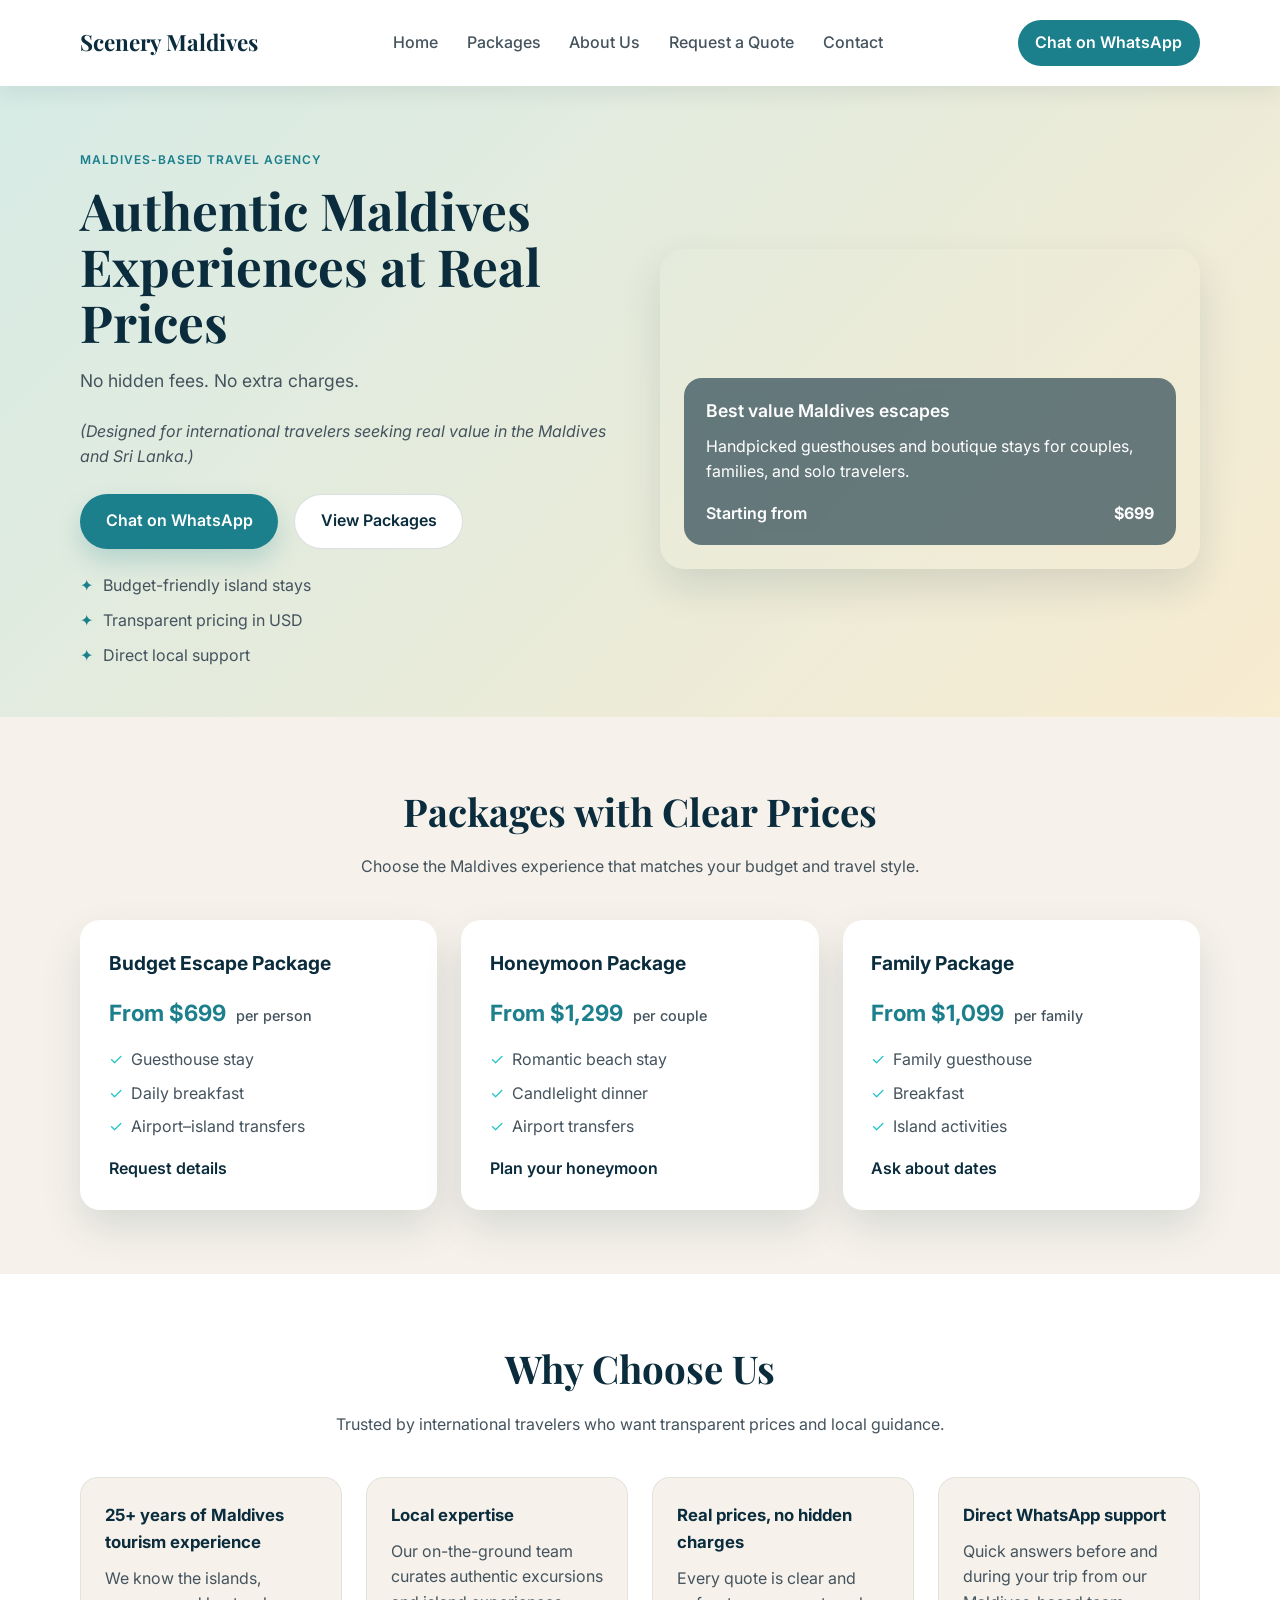
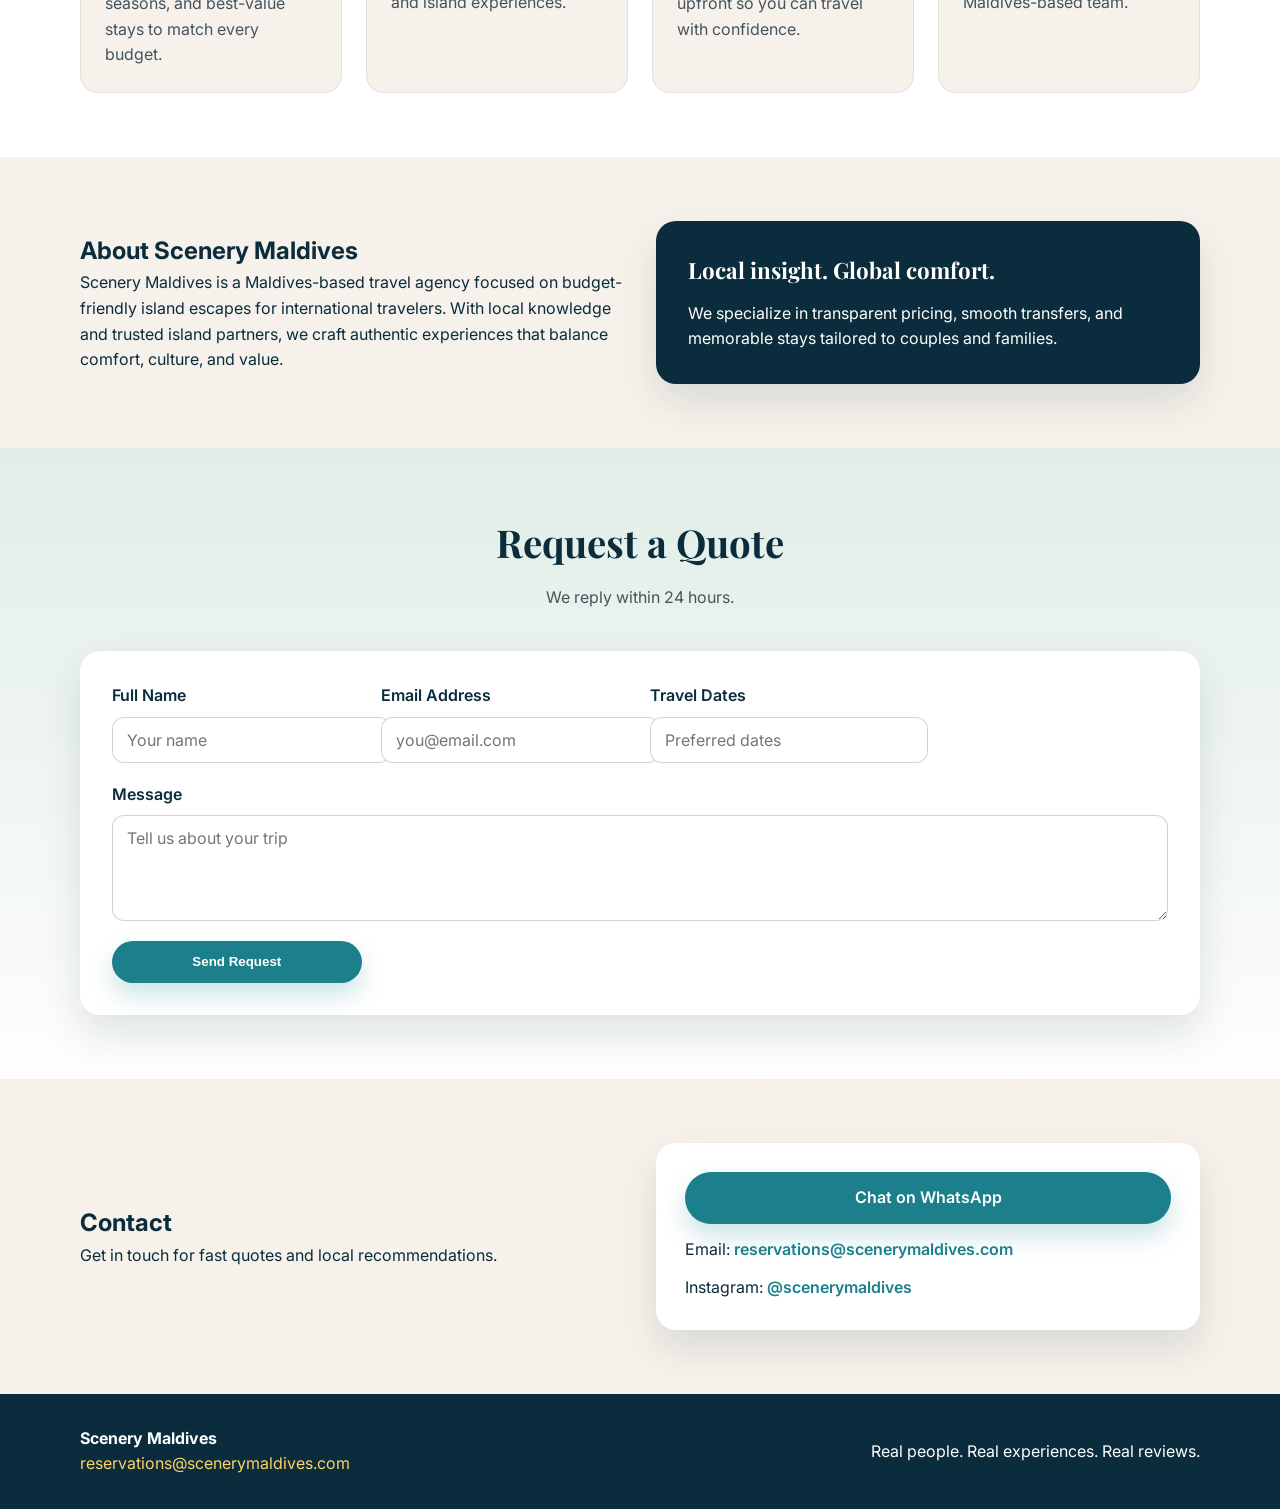
<file: index.html>
<!DOCTYPE html>
<html lang="en">
  <head>
    <meta charset="UTF-8" />
    <meta name="viewport" content="width=device-width, initial-scale=1" />
    <title>Scenery Maldives | Budget-Friendly Maldives Packages</title>
    <meta
      name="description"
      content="Scenery Maldives offers budget-friendly Maldives packages with real prices, local expertise, and direct WhatsApp support."
    />
    <link rel="stylesheet" href="style.css" />
    <link
      rel="preconnect"
      href="https://fonts.googleapis.com"
    />
    <link
      rel="preconnect"
      href="https://fonts.gstatic.com"
      crossorigin
    />
    <link
      href="https://fonts.googleapis.com/css2?family=Inter:wght@300;400;500;600;700&family=Playfair+Display:wght@600;700&display=swap"
      rel="stylesheet"
    />
  </head>
  <body>
    <header class="site-header">
      <div class="container header-content">
        <a class="logo" href="#top">Scenery Maldives</a>
        <nav class="site-nav" aria-label="Primary">
          <a href="#top">Home</a>
          <a href="#packages">Packages</a>
          <a href="#about">About Us</a>
          <a href="#quote">Request a Quote</a>
          <a href="#contact">Contact</a>
        </nav>
        <a class="nav-cta" href="https://wa.me/9607251500">Chat on WhatsApp</a>
      </div>
    </header>

    <main id="top">
      <section class="hero">
        <div class="container hero-grid">
          <div class="hero-copy">
            <p class="eyebrow">Maldives-based travel agency</p>
            <h1>Authentic Maldives Experiences at Real Prices</h1>
            <p class="subheadline">No hidden fees. No extra charges.</p>
            <p class="hero-note"><em>(Designed for international travelers seeking real value in the Maldives and Sri Lanka.)</em></p>
            <div class="hero-actions">
              <a class="primary-btn" href="https://wa.me/9607251500">Chat on WhatsApp</a>
              <a class="secondary-btn" href="#packages">View Packages</a>
            </div>
            <ul class="hero-highlights">
              <li>Budget-friendly island stays</li>
              <li>Transparent pricing in USD</li>
              <li>Direct local support</li>
            </ul>
          </div>
          <div class="hero-card" role="img" aria-label="Tropical lagoon with palm trees">
            <div class="hero-card-content">
              <p class="hero-card-title">Best value Maldives escapes</p>
              <p>Handpicked guesthouses and boutique stays for couples, families, and solo travelers.</p>
              <div class="hero-card-info">
                <span>Starting from</span>
                <strong>$699</strong>
              </div>
            </div>
          </div>
        </div>
      </section>

      <section id="packages" class="section">
        <div class="container">
          <div class="section-heading">
            <h2>Packages with Clear Prices</h2>
            <p>Choose the Maldives experience that matches your budget and travel style.</p>
          </div>
          <div class="cards-grid">
            <article class="package-card">
              <h3>Budget Escape Package</h3>
              <p class="price">From $699 <span>per person</span></p>
              <ul>
                <li>Guesthouse stay</li>
                <li>Daily breakfast</li>
                <li>Airport–island transfers</li>
              </ul>
              <a class="card-link" href="#quote">Request details</a>
            </article>
            <article class="package-card">
              <h3>Honeymoon Package</h3>
              <p class="price">From $1,299 <span>per couple</span></p>
              <ul>
                <li>Romantic beach stay</li>
                <li>Candlelight dinner</li>
                <li>Airport transfers</li>
              </ul>
              <a class="card-link" href="#quote">Plan your honeymoon</a>
            </article>
            <article class="package-card">
              <h3>Family Package</h3>
              <p class="price">From $1,099 <span>per family</span></p>
              <ul>
                <li>Family guesthouse</li>
                <li>Breakfast</li>
                <li>Island activities</li>
              </ul>
              <a class="card-link" href="#quote">Ask about dates</a>
            </article>
          </div>
        </div>
      </section>

      <section class="section why-us">
        <div class="container">
          <div class="section-heading">
            <h2>Why Choose Us</h2>
            <p>Trusted by international travelers who want transparent prices and local guidance.</p>
          </div>
          <div class="features-grid">
            <div class="feature">
              <h3>25+ years of Maldives tourism experience</h3>
              <p>We know the islands, seasons, and best-value stays to match every budget.</p>
            </div>
            <div class="feature">
              <h3>Local expertise</h3>
              <p>Our on-the-ground team curates authentic excursions and island experiences.</p>
            </div>
            <div class="feature">
              <h3>Real prices, no hidden charges</h3>
              <p>Every quote is clear and upfront so you can travel with confidence.</p>
            </div>
            <div class="feature">
              <h3>Direct WhatsApp support</h3>
              <p>Quick answers before and during your trip from our Maldives-based team.</p>
            </div>
          </div>
        </div>
      </section>

      <section id="about" class="section about">
        <div class="container about-grid">
          <div>
            <h2>About Scenery Maldives</h2>
            <p>
              Scenery Maldives is a Maldives-based travel agency focused on budget-friendly island escapes for
              international travelers. With local knowledge and trusted island partners, we craft authentic
              experiences that balance comfort, culture, and value.
            </p>
          </div>
          <div class="about-highlight">
            <h3>Local insight. Global comfort.</h3>
            <p>We specialize in transparent pricing, smooth transfers, and memorable stays tailored to couples and families.</p>
          </div>
        </div>
      </section>

      <section id="quote" class="section quote">
        <div class="container">
          <div class="section-heading">
            <h2>Request a Quote</h2>
            <p>We reply within 24 hours.</p>
          </div>
          <form class="quote-form">
            <label>
              Full Name
              <input type="text" name="name" placeholder="Your name" required />
            </label>
            <label>
              Email Address
              <input type="email" name="email" placeholder="you@email.com" required />
            </label>
            <label>
              Travel Dates
              <input type="text" name="dates" placeholder="Preferred dates" />
            </label>
            <label class="full">
              Message
              <textarea name="message" rows="4" placeholder="Tell us about your trip"></textarea>
            </label>
            <button type="submit" class="primary-btn">Send Request</button>
          </form>
        </div>
      </section>

      <section id="contact" class="section contact">
        <div class="container contact-grid">
          <div>
            <h2>Contact</h2>
            <p>Get in touch for fast quotes and local recommendations.</p>
          </div>
          <div class="contact-card">
            <a class="primary-btn" href="https://wa.me/9607251500">Chat on WhatsApp</a>
            <p>
              Email: <a href="mailto:reservations@scenerymaldives.com">reservations@scenerymaldives.com</a>
            </p>
            <p>
              Instagram: <a href="https://www.instagram.com">@scenerymaldives</a>
            </p>
          </div>
        </div>
      </section>
    </main>

    <footer class="site-footer">
      <div class="container footer-content">
        <div>
          <strong>Scenery Maldives</strong>
          <p>
            <a href="mailto:reservations@scenerymaldives.com">reservations@scenerymaldives.com</a>
          </p>
        </div>
        <p>Real people. Real experiences. Real reviews.</p>
      </div>
    </footer>
  </body>
</html>
</file>
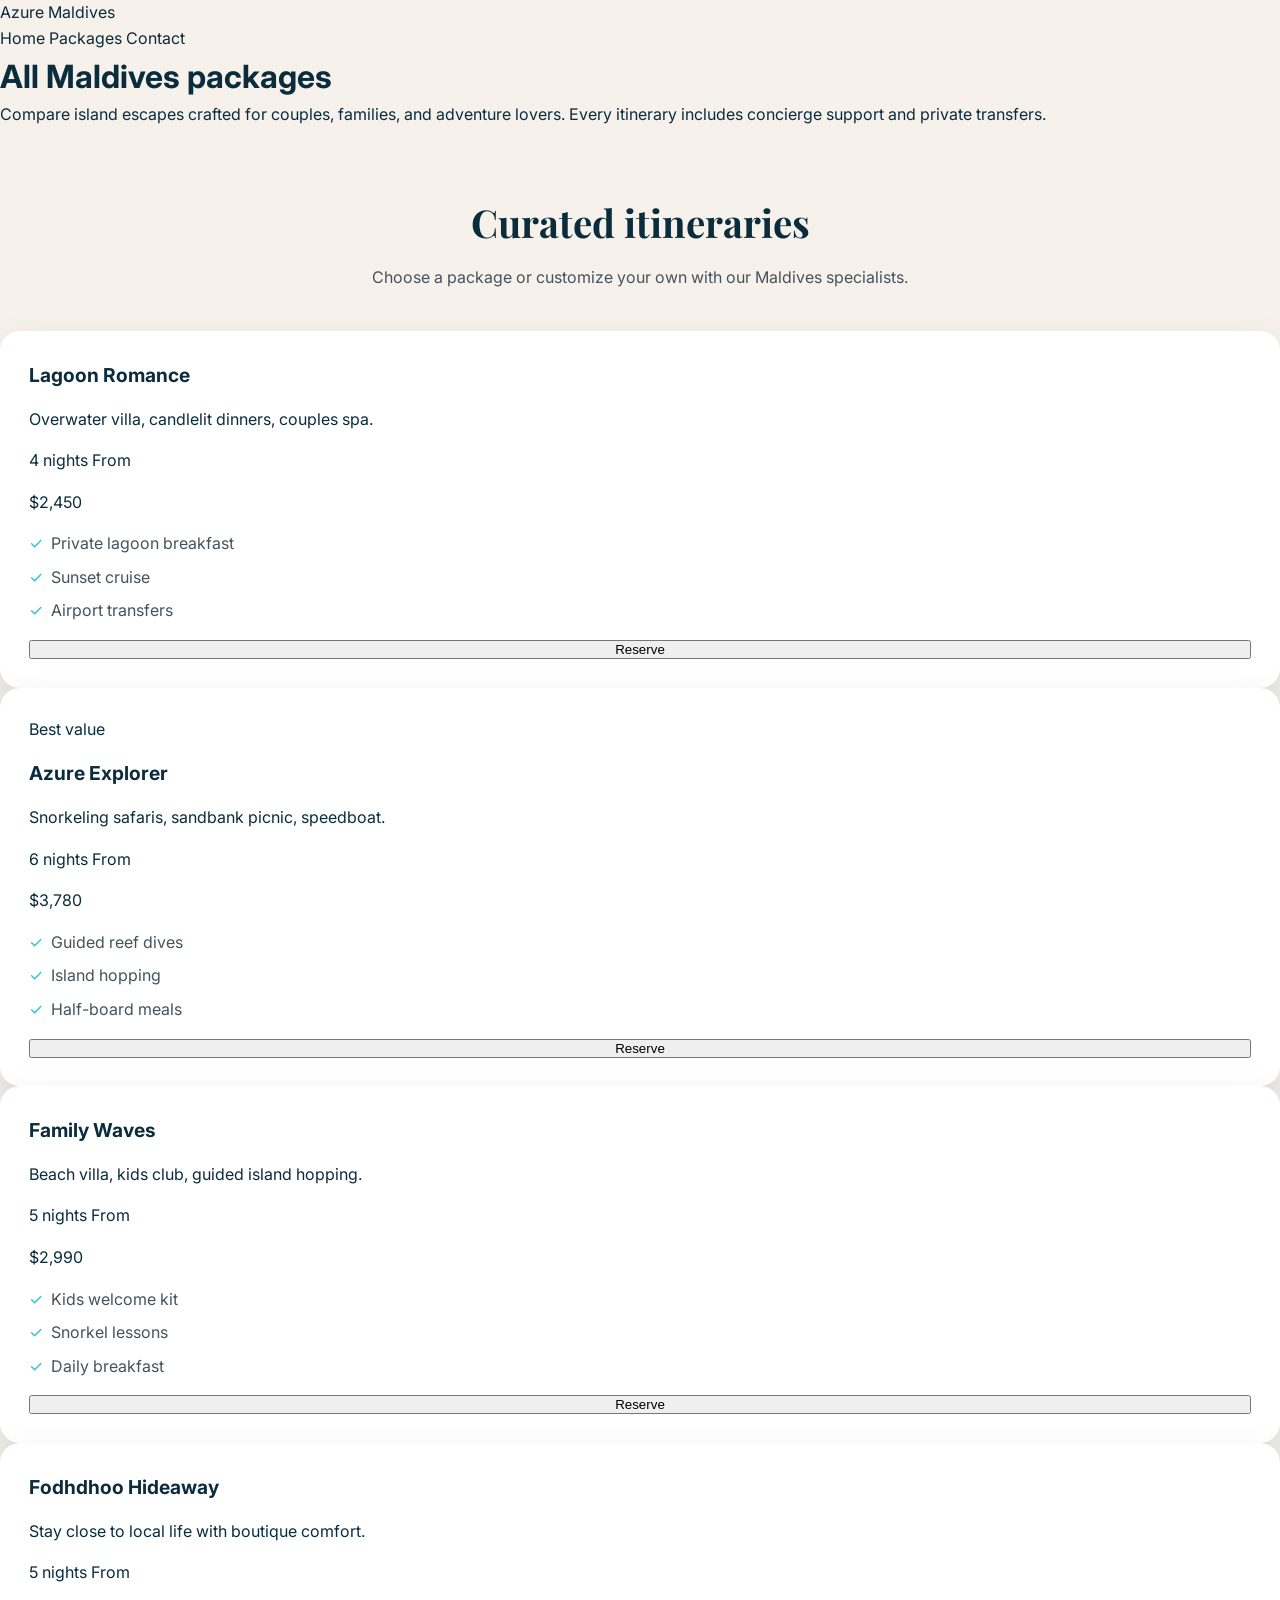
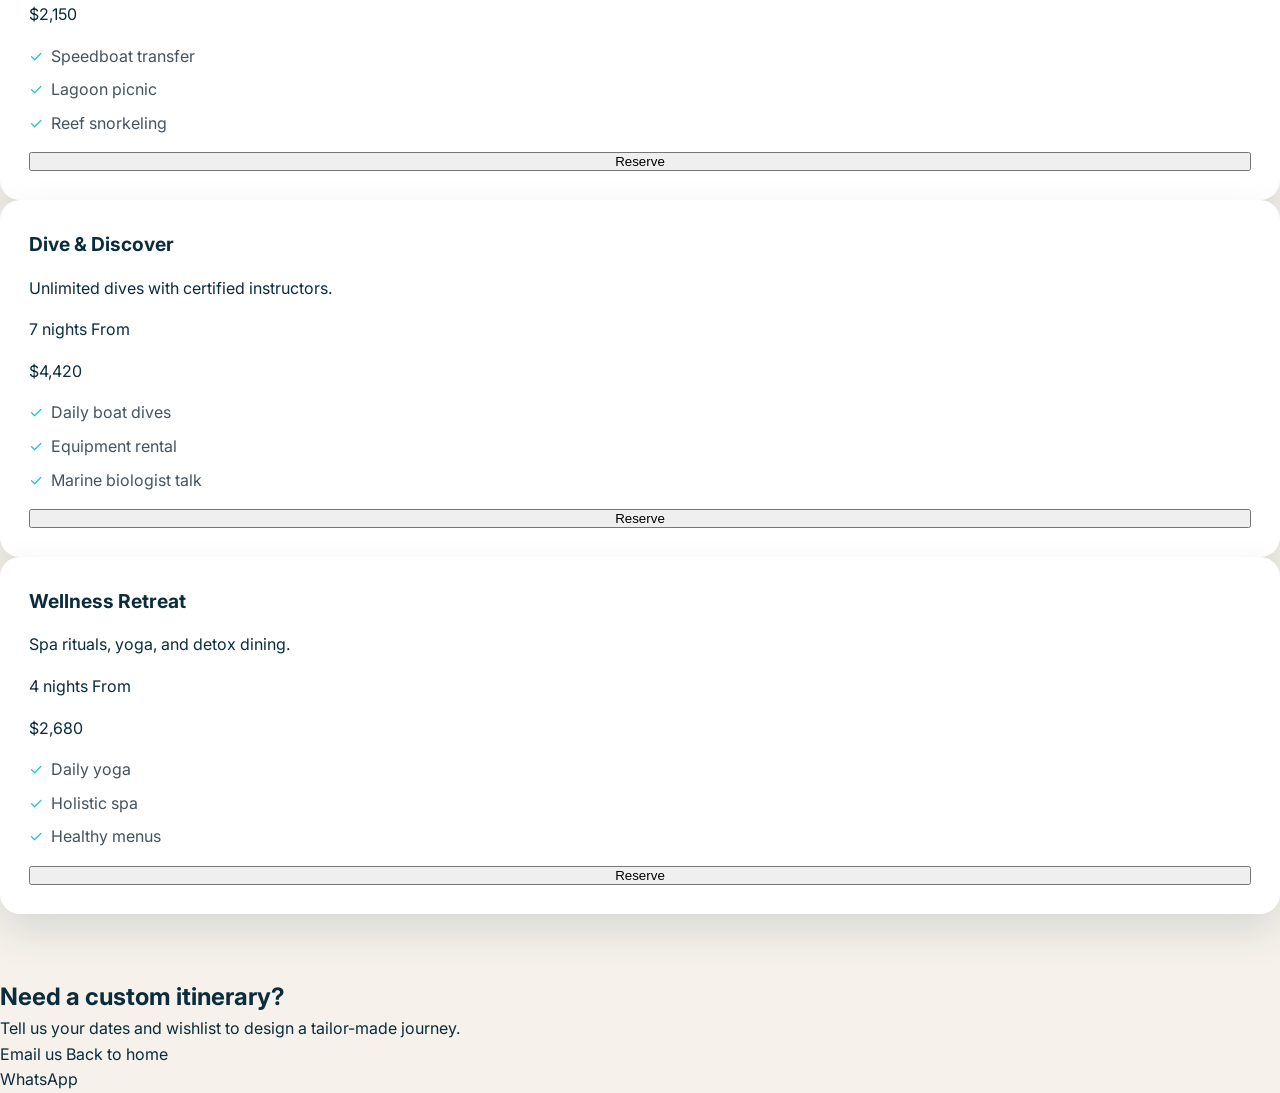
<file: packages.html>
<!doctype html>
<html lang="en">
  <head>
    <meta charset="UTF-8" />
    <meta name="viewport" content="width=device-width, initial-scale=1.0" />
    <title>Azure Maldives | Packages</title>
    <link rel="stylesheet" href="style.css" />
    <link rel="preconnect" href="https://fonts.googleapis.com" />
    <link rel="preconnect" href="https://fonts.gstatic.com" crossorigin />
    <link
      href="https://fonts.googleapis.com/css2?family=Playfair+Display:wght@500;600;700&family=Inter:wght@300;400;500;600&display=swap"
      rel="stylesheet"
    />
  </head>
  <body class="packages-page">
    <header class="page-hero">
      <nav class="nav">
        <div class="brand">Azure Maldives</div>
        <div class="nav-links">
          <a href="index.html">Home</a>
          <a href="#all-packages">Packages</a>
          <a href="index.html#contact">Contact</a>
        </div>
      </nav>
      <div class="page-hero-content">
        <h1>All Maldives packages</h1>
        <p>
          Compare island escapes crafted for couples, families, and adventure lovers.
          Every itinerary includes concierge support and private transfers.
        </p>
      </div>
    </header>

    <main>
      <section id="all-packages" class="section packages">
        <div class="section-heading">
          <h2>Curated itineraries</h2>
          <p>Choose a package or customize your own with our Maldives specialists.</p>
        </div>
        <div class="package-grid extended">
          <article class="package-card">
            <h3>Lagoon Romance</h3>
            <p class="package-desc">Overwater villa, candlelit dinners, couples spa.</p>
            <div class="package-meta">
              <span>4 nights</span>
              <span>From</span>
            </div>
            <div class="package-price">$2,450</div>
            <ul class="package-list">
              <li>Private lagoon breakfast</li>
              <li>Sunset cruise</li>
              <li>Airport transfers</li>
            </ul>
            <button class="button small">Reserve</button>
          </article>
          <article class="package-card featured">
            <div class="badge">Best value</div>
            <h3>Azure Explorer</h3>
            <p class="package-desc">Snorkeling safaris, sandbank picnic, speedboat.</p>
            <div class="package-meta">
              <span>6 nights</span>
              <span>From</span>
            </div>
            <div class="package-price">$3,780</div>
            <ul class="package-list">
              <li>Guided reef dives</li>
              <li>Island hopping</li>
              <li>Half-board meals</li>
            </ul>
            <button class="button small">Reserve</button>
          </article>
          <article class="package-card">
            <h3>Family Waves</h3>
            <p class="package-desc">Beach villa, kids club, guided island hopping.</p>
            <div class="package-meta">
              <span>5 nights</span>
              <span>From</span>
            </div>
            <div class="package-price">$2,990</div>
            <ul class="package-list">
              <li>Kids welcome kit</li>
              <li>Snorkel lessons</li>
              <li>Daily breakfast</li>
            </ul>
            <button class="button small">Reserve</button>
          </article>
          <article class="package-card">
            <h3>Fodhdhoo Hideaway</h3>
            <p class="package-desc">Stay close to local life with boutique comfort.</p>
            <div class="package-meta">
              <span>5 nights</span>
              <span>From</span>
            </div>
            <div class="package-price">$2,150</div>
            <ul class="package-list">
              <li>Speedboat transfer</li>
              <li>Lagoon picnic</li>
              <li>Reef snorkeling</li>
            </ul>
            <button class="button small">Reserve</button>
          </article>
          <article class="package-card">
            <h3>Dive &amp; Discover</h3>
            <p class="package-desc">Unlimited dives with certified instructors.</p>
            <div class="package-meta">
              <span>7 nights</span>
              <span>From</span>
            </div>
            <div class="package-price">$4,420</div>
            <ul class="package-list">
              <li>Daily boat dives</li>
              <li>Equipment rental</li>
              <li>Marine biologist talk</li>
            </ul>
            <button class="button small">Reserve</button>
          </article>
          <article class="package-card">
            <h3>Wellness Retreat</h3>
            <p class="package-desc">Spa rituals, yoga, and detox dining.</p>
            <div class="package-meta">
              <span>4 nights</span>
              <span>From</span>
            </div>
            <div class="package-price">$2,680</div>
            <ul class="package-list">
              <li>Daily yoga</li>
              <li>Holistic spa</li>
              <li>Healthy menus</li>
            </ul>
            <button class="button small">Reserve</button>
          </article>
        </div>
      </section>
    </main>

    <footer class="footer">
      <div>
        <h2>Need a custom itinerary?</h2>
        <p>Tell us your dates and wishlist to design a tailor-made journey.</p>
      </div>
      <div class="footer-actions">
        <a class="button primary" href="mailto:hello@azuremaldives.com">Email us</a>
        <a class="button ghost" href="index.html#contact">Back to home</a>
      </div>
    </footer>

    <a
      class="whatsapp"
      href="https://wa.me/9600000000"
      target="_blank"
      rel="noreferrer"
      aria-label="Chat on WhatsApp"
    >
      WhatsApp
    </a>
  </body>
</html>
</file>
<file: style.css>
:root {
  color-scheme: light;
  --navy: #0a2c3c;
  --teal: #1b7f8c;
  --aqua: #24c4c7;
  --sand: #f6f2eb;
  --sun: #ffd166;
  --white: #ffffff;
  --slate: #44535d;
  --shadow: 0 18px 40px rgba(10, 44, 60, 0.12);
}

* {
  box-sizing: border-box;
  margin: 0;
  padding: 0;
}

html {
  scroll-behavior: smooth;
  font-size: 16px;
}

body {
  font-family: "Inter", system-ui, -apple-system, sans-serif;
  background: var(--sand);
  color: var(--navy);
  line-height: 1.6;
}

a {
  color: inherit;
  text-decoration: none;
}

a:focus-visible,
button:focus-visible,
input:focus-visible,
textarea:focus-visible {
  outline: 3px solid var(--sun);
  outline-offset: 3px;
}

img {
  max-width: 100%;
  display: block;
}

.container {
  width: min(1120px, 92vw);
  margin: 0 auto;
}

.site-header {
  background: var(--white);
  position: sticky;
  top: 0;
  z-index: 10;
  box-shadow: 0 6px 20px rgba(10, 44, 60, 0.08);
}

.header-content {
  display: flex;
  flex-wrap: wrap;
  align-items: center;
  justify-content: space-between;
  gap: 1rem;
  padding: 1.25rem 0;
}

.logo {
  font-family: "Playfair Display", serif;
  font-size: 1.4rem;
  font-weight: 700;
  color: var(--navy);
}

.site-nav {
  display: flex;
  flex-wrap: wrap;
  gap: 1rem;
  font-weight: 500;
  color: var(--slate);
}

.site-nav a {
  padding: 0.35rem 0.4rem;
  border-radius: 999px;
  transition: color 0.2s ease, background 0.2s ease;
}

.site-nav a:hover {
  color: var(--navy);
  background: rgba(36, 196, 199, 0.12);
}

.nav-cta {
  padding: 0.65rem 1.1rem;
  border-radius: 999px;
  background: var(--teal);
  color: var(--white);
  font-weight: 600;
  transition: transform 0.2s ease, box-shadow 0.2s ease;
}

.nav-cta:hover {
  transform: translateY(-2px);
  box-shadow: var(--shadow);
}

.hero {
  background: linear-gradient(135deg, rgba(36, 196, 199, 0.15), rgba(255, 209, 102, 0.2));
  padding: 4rem 0 3rem;
}

.hero-grid {
  display: grid;
  grid-template-columns: repeat(auto-fit, minmax(260px, 1fr));
  gap: 2.5rem;
  align-items: center;
}

.eyebrow {
  text-transform: uppercase;
  font-weight: 600;
  letter-spacing: 0.08em;
  color: var(--teal);
  font-size: 0.75rem;
  margin-bottom: 0.75rem;
}

.hero h1 {
  font-family: "Playfair Display", serif;
  font-size: clamp(2.2rem, 4vw, 3.4rem);
  line-height: 1.1;
  margin-bottom: 1rem;
}

.subheadline {
  font-size: 1.1rem;
  color: var(--slate);
  margin-bottom: 1.5rem;
}

.hero-note {
  color: var(--slate);
  margin-bottom: 1.5rem;
}

.hero-actions {
  display: flex;
  flex-wrap: wrap;
  gap: 1rem;
  margin-bottom: 1.5rem;
}

.primary-btn,
.secondary-btn {
  display: inline-flex;
  align-items: center;
  justify-content: center;
  padding: 0.85rem 1.6rem;
  border-radius: 999px;
  font-weight: 600;
  border: none;
  cursor: pointer;
  transition: transform 0.2s ease, box-shadow 0.2s ease, background 0.2s ease;
}

.primary-btn {
  background: var(--teal);
  color: var(--white);
  box-shadow: 0 12px 24px rgba(27, 127, 140, 0.22);
}

.primary-btn:hover {
  transform: translateY(-2px);
  box-shadow: var(--shadow);
  background: #146b75;
}

.secondary-btn {
  background: var(--white);
  color: var(--navy);
  border: 1px solid rgba(10, 44, 60, 0.15);
}

.secondary-btn:hover {
  transform: translateY(-2px);
  border-color: rgba(10, 44, 60, 0.25);
}

.hero-highlights {
  list-style: none;
  display: grid;
  gap: 0.6rem;
  color: var(--slate);
}

.hero-highlights li::before {
  content: "✦";
  color: var(--teal);
  margin-right: 0.6rem;
}

.hero-card {
  background: url("https://images.unsplash.com/photo-1507525428034-b723cf961d3e?auto=format&fit=crop&w=1200&q=80")
    center/cover;
  border-radius: 24px;
  min-height: 320px;
  display: flex;
  align-items: flex-end;
  padding: 1.5rem;
  color: var(--white);
  box-shadow: var(--shadow);
}

.hero-card-content {
  background: rgba(10, 44, 60, 0.6);
  padding: 1.2rem 1.4rem;
  border-radius: 18px;
  backdrop-filter: blur(6px);
}

.hero-card-title {
  font-weight: 600;
  font-size: 1.1rem;
  margin-bottom: 0.5rem;
}

.hero-card-info {
  display: flex;
  justify-content: space-between;
  align-items: center;
  font-weight: 600;
  margin-top: 1rem;
}

.section {
  padding: 4rem 0;
}

.section-heading {
  text-align: center;
  margin-bottom: 2.5rem;
}

.section-heading h2 {
  font-family: "Playfair Display", serif;
  font-size: clamp(1.8rem, 3vw, 2.6rem);
  margin-bottom: 0.75rem;
}

.section-heading p {
  color: var(--slate);
}

.cards-grid {
  display: grid;
  gap: 1.5rem;
  grid-template-columns: repeat(auto-fit, minmax(230px, 1fr));
}

.package-card {
  background: var(--white);
  padding: 1.8rem;
  border-radius: 20px;
  box-shadow: var(--shadow);
  display: grid;
  gap: 1rem;
  min-height: 100%;
}

.package-card h3 {
  font-size: 1.2rem;
}

.price {
  font-size: 1.4rem;
  font-weight: 700;
  color: var(--teal);
}

.price span {
  font-size: 0.9rem;
  color: var(--slate);
  font-weight: 500;
  margin-left: 0.3rem;
}

.package-card ul {
  list-style: none;
  display: grid;
  gap: 0.5rem;
  color: var(--slate);
}

.package-card li::before {
  content: "✓";
  color: var(--aqua);
  margin-right: 0.5rem;
}

.card-link {
  color: var(--navy);
  font-weight: 600;
}

.card-link:hover {
  color: var(--teal);
}

.why-us {
  background: var(--white);
}

.features-grid {
  display: grid;
  gap: 1.5rem;
  grid-template-columns: repeat(auto-fit, minmax(220px, 1fr));
}

.feature {
  background: var(--sand);
  padding: 1.5rem;
  border-radius: 18px;
  border: 1px solid rgba(10, 44, 60, 0.08);
}

.feature h3 {
  font-size: 1.05rem;
  margin-bottom: 0.6rem;
}

.feature p {
  color: var(--slate);
}

.about-grid {
  display: grid;
  gap: 2rem;
  grid-template-columns: repeat(auto-fit, minmax(240px, 1fr));
  align-items: center;
}

.about-highlight {
  background: var(--navy);
  color: var(--white);
  padding: 2rem;
  border-radius: 20px;
  box-shadow: var(--shadow);
}

.about-highlight h3 {
  font-family: "Playfair Display", serif;
  font-size: 1.4rem;
  margin-bottom: 0.75rem;
}

.quote {
  background: linear-gradient(180deg, rgba(36, 196, 199, 0.1), rgba(255, 255, 255, 0.9));
}

.quote-form {
  display: grid;
  gap: 1.2rem;
  grid-template-columns: repeat(auto-fit, minmax(220px, 1fr));
  background: var(--white);
  padding: 2rem;
  border-radius: 20px;
  box-shadow: var(--shadow);
}

.quote-form label {
  display: grid;
  gap: 0.5rem;
  font-weight: 600;
  color: var(--navy);
}

.quote-form input,
.quote-form textarea {
  border-radius: 12px;
  border: 1px solid rgba(10, 44, 60, 0.2);
  padding: 0.75rem 0.9rem;
  font-family: inherit;
  font-size: 1rem;
}

.quote-form .full {
  grid-column: 1 / -1;
}

.contact-grid {
  display: grid;
  gap: 2rem;
  grid-template-columns: repeat(auto-fit, minmax(240px, 1fr));
  align-items: center;
}

.contact-card {
  background: var(--white);
  padding: 1.8rem;
  border-radius: 20px;
  box-shadow: var(--shadow);
  display: grid;
  gap: 0.8rem;
}

.contact-card a {
  color: var(--teal);
  font-weight: 600;
}

.contact-card .primary-btn {
  color: var(--white);
  text-align: center;
}

.site-footer {
  background: var(--navy);
  color: var(--white);
  padding: 2rem 0;
}

.footer-content {
  display: flex;
  flex-wrap: wrap;
  justify-content: space-between;
  gap: 1rem;
  align-items: center;
}

.footer-content a {
  color: var(--sun);
}

@media (max-width: 720px) {
  .site-nav {
    width: 100%;
    justify-content: center;
  }

  .nav-cta {
    width: 100%;
    text-align: center;
  }

  .header-content {
    justify-content: center;
  }

  .hero {
    padding: 3rem 0 2rem;
  }
}

@media (max-width: 560px) {
  .hero-actions {
    flex-direction: column;
    align-items: stretch;
  }

  .hero-card {
    min-height: 260px;
  }
}
</file>
